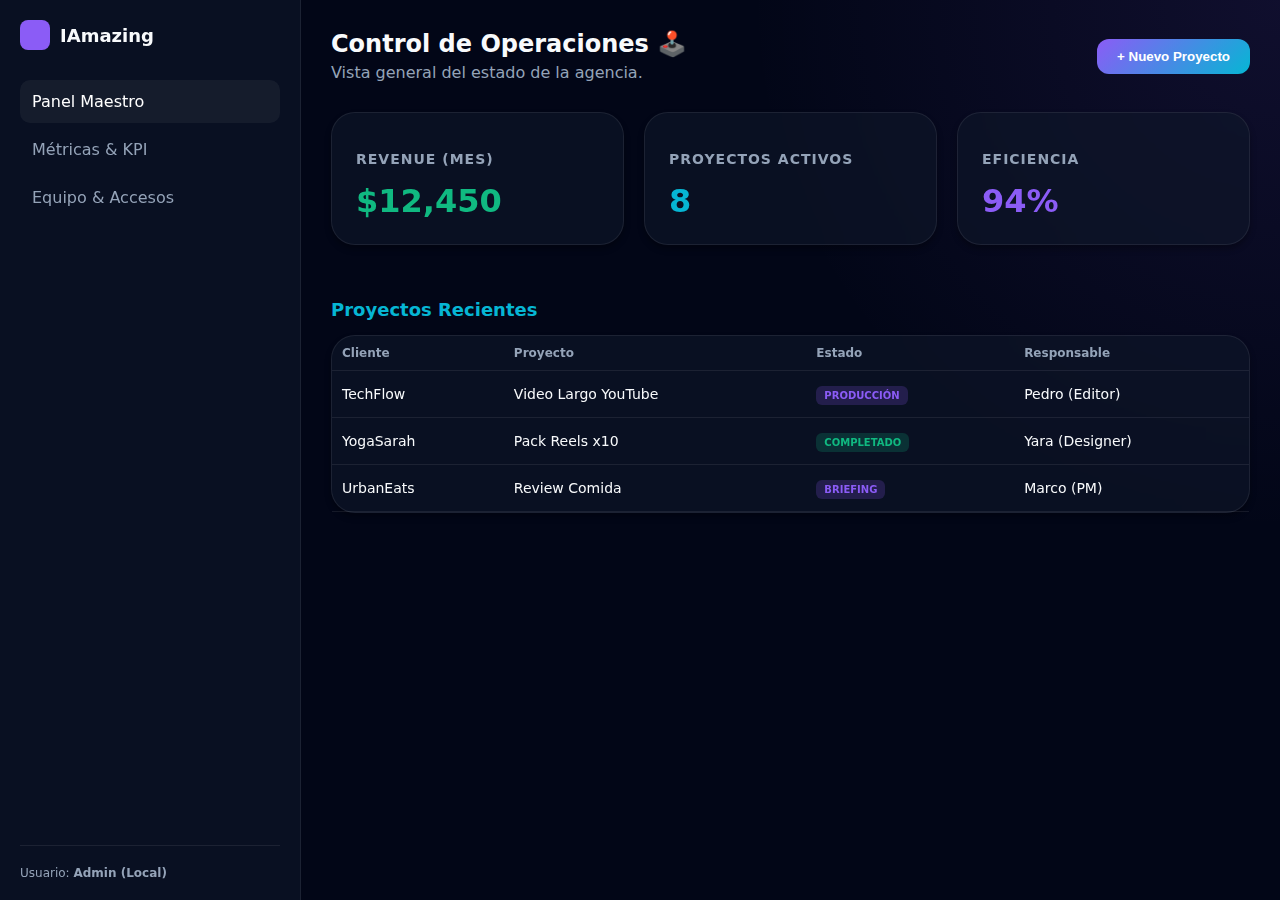
<file: dashboard_standalone.html>
<!DOCTYPE html>
<html lang="es">

<head>
    <meta charset="UTF-8">
    <meta name="viewport" content="width=device-width, initial-scale=1.0">
    <title>IAmazing Control (Standalone Mode)</title>
    <style>
        /* 🎨 INTERNAL CSS ENGINE (Zero Tailwind Dependency) */
        :root {
            --bg-dark: #020617;
            --bg-surface: rgba(15, 23, 42, 0.6);
            --accent-primary: #8b5cf6;
            --accent-cyan: #06b6d4;
            --accent-emerald: #10b981;
            --text-main: #f8fafc;
            --text-muted: #94a3b8;
            --border-light: rgba(255, 255, 255, 0.08);
            /* glass-border */
            --radius-xl: 40px;
        }

        body {
            margin: 0;
            padding: 0;
            font-family: system-ui, -apple-system, sans-serif;
            background-color: var(--bg-dark);
            color: var(--text-main);
            height: 100vh;
            display: flex;
            overflow: hidden;
        }

        /* Layout */
        .sidebar {
            width: 260px;
            background: var(--bg-surface);
            backdrop-filter: blur(16px);
            -webkit-backdrop-filter: blur(16px);
            border-right: 1px solid var(--border-light);
            display: flex;
            flex-direction: column;
            padding: 20px;
        }

        .main-content {
            flex: 1;
            overflow-y: auto;
            padding: 30px;
            background: radial-gradient(circle at top right, rgba(139, 92, 246, 0.1), transparent 40%);
        }

        /* Components */
        .card {
            background: var(--bg-surface);
            backdrop-filter: blur(16px);
            -webkit-backdrop-filter: blur(16px);
            border: 1px solid var(--border-light);
            border-radius: 24px;
            padding: 24px;
            margin-bottom: 24px;
            box-shadow: 0 4px 6px rgba(0, 0, 0, 0.3);
        }

        .btn {
            padding: 10px 20px;
            border-radius: 12px;
            border: none;
            cursor: pointer;
            font-weight: bold;
            transition: opacity 0.2s;
        }

        .btn-primary {
            background: linear-gradient(135deg, var(--accent-primary), var(--accent-cyan));
            color: white;
        }

        .btn-success {
            background: var(--accent-emerald);
            color: white;
        }

        .btn:hover {
            opacity: 0.9;
        }

        .nav-item {
            display: flex;
            align-items: center;
            padding: 12px;
            margin-bottom: 5px;
            color: var(--text-muted);
            text-decoration: none;
            border-radius: 10px;
            transition: background 0.2s;
        }

        .nav-item:hover,
        .nav-item.active {
            background: rgba(255, 255, 255, 0.05);
            color: white;
            font-weight: 500;
        }

        /* Typography */
        h1 {
            margin: 0 0 5px 0;
            font-size: 24px;
        }

        h2 {
            margin: 0 0 15px 0;
            font-size: 18px;
            color: var(--accent-cyan);
        }

        h3 {
            font-size: 14px;
            text-transform: uppercase;
            color: var(--text-muted);
            letter-spacing: 1px;
            margin-bottom: 15px;
        }

        p {
            margin: 0;
            color: var(--text-muted);
        }

        /* Tables & Lists */
        table {
            width: 100%;
            border-collapse: collapse;
        }

        th {
            text-align: left;
            padding: 10px;
            color: var(--text-muted);
            font-size: 12px;
            border-bottom: 1px solid var(--border-light);
        }

        td {
            padding: 15px 10px;
            border-bottom: 1px solid var(--border-light);
            font-size: 14px;
        }

        .badge {
            padding: 4px 8px;
            border-radius: 6px;
            font-size: 10px;
            font-weight: bold;
            text-transform: uppercase;
        }

        .badge-purple {
            background: rgba(139, 92, 246, 0.2);
            color: var(--accent-primary);
        }

        .badge-green {
            background: rgba(16, 185, 129, 0.2);
            color: var(--accent-emerald);
        }

        /* Hidden inputs */
        input {
            background: rgba(0, 0, 0, 0.3);
            border: 1px solid var(--border-light);
            color: white;
            padding: 8px;
            border-radius: 6px;
        }

        /* Grid */
        .grid-2 {
            display: grid;
            grid-template-columns: 1fr 1fr;
            gap: 20px;
        }

        .grid-4 {
            display: grid;
            grid-template-columns: repeat(auto-fit, minmax(200px, 1fr));
            gap: 20px;
        }

        /* Utility */
        .hidden {
            display: none !important;
        }

        .flex-between {
            display: flex;
            justify-content: space-between;
            align-items: center;
        }

        .text-big {
            font-size: 32px;
            font-weight: bold;
            color: white;
        }
    </style>
</head>

<body>

    <!-- SIDEBAR -->
    <aside class="sidebar">
        <div style="margin-bottom: 30px; display: flex; align-items: center; gap: 10px;">
            <div style="width: 30px; height: 30px; background: var(--accent-primary); border-radius: 8px;"></div>
            <span style="font-weight: bold; font-size: 18px;">IAmazing</span>
        </div>

        <nav>
            <a href="#" onclick="show('dashboard')" class="nav-item active" id="nav-dashboard">Panel Maestro</a>
            <a href="#" onclick="show('analytics')" class="nav-item" id="nav-analytics">Métricas & KPI</a>
            <a href="#" onclick="show('team')" class="nav-item" id="nav-team">Equipo & Accesos</a>
        </nav>

        <div style="margin-top: auto; padding-top: 20px; border-top: 1px solid var(--border-light);">
            <p style="font-size: 12px;">Usuario: <strong>Admin (Local)</strong></p>
        </div>
    </aside>

    <!-- CONTENT -->
    <main class="main-content">

        <!-- DASHBOARD VIEW -->
        <div id="view-dashboard">
            <header class="flex-between" style="margin-bottom: 30px;">
                <div>
                    <h1>Control de Operaciones 🕹️</h1>
                    <p>Vista general del estado de la agencia.</p>
                </div>
                <button class="btn btn-primary" onclick="alert('Funcionalidad Demo')">+ Nuevo Proyecto</button>
            </header>

            <div class="grid-4">
                <div class="card">
                    <h3>Revenue (Mes)</h3>
                    <div class="text-big" style="color: var(--accent-emerald);">$12,450</div>
                </div>
                <div class="card">
                    <h3>Proyectos Activos</h3>
                    <div class="text-big" style="color: var(--accent-cyan);">8</div>
                </div>
                <div class="card">
                    <h3>Eficiencia</h3>
                    <div class="text-big" style="color: var(--accent-primary);">94%</div>
                </div>
            </div>

            <h2 style="margin-top: 30px;">Proyectos Recientes</h2>
            <div class="card" style="padding: 0;">
                <table>
                    <thead>
                        <tr>
                            <th>Cliente</th>
                            <th>Proyecto</th>
                            <th>Estado</th>
                            <th>Responsable</th>
                        </tr>
                    </thead>
                    <tbody>
                        <tr>
                            <td>TechFlow</td>
                            <td>Video Largo YouTube</td>
                            <td><span class="badge badge-purple">Producción</span></td>
                            <td>Pedro (Editor)</td>
                        </tr>
                        <tr>
                            <td>YogaSarah</td>
                            <td>Pack Reels x10</td>
                            <td><span class="badge badge-green">Completado</span></td>
                            <td>Yara (Designer)</td>
                        </tr>
                        <tr>
                            <td>UrbanEats</td>
                            <td>Review Comida</td>
                            <td><span class="badge badge-purple">Briefing</span></td>
                            <td>Marco (PM)</td>
                        </tr>
                    </tbody>
                </table>
            </div>
        </div>

        <!-- ANALYTICS VIEW -->
        <div id="view-analytics" class="hidden">
            <header style="margin-bottom: 30px;">
                <h1>Analítica de Rendimiento 📊</h1>
                <p>Datos financieros simulados (Modo Offline).</p>
            </header>

            <div class="grid-2">
                <div class="card">
                    <h2>Progresión de Revenue</h2>
                    <div
                        style="height: 200px; display: flex; align-items: flex-end; justify-content: space-around; padding-bottom: 20px; border-bottom: 1px solid var(--border-light);">
                        <!-- SVG Bars Simulation -->
                        <div style="width: 30px; height: 40%; background: var(--accent-emerald); opacity: 0.5;"></div>
                        <div style="width: 30px; height: 60%; background: var(--accent-emerald); opacity: 0.7;"></div>
                        <div style="width: 30px; height: 50%; background: var(--accent-emerald); opacity: 0.6;"></div>
                        <div style="width: 30px; height: 90%; background: var(--accent-emerald);"></div>
                    </div>
                    <p style="text-align: center; margin-top: 10px; font-size: 12px;">Últimos 4 meses</p>
                </div>
                <div class="card">
                    <h3>Distribución por Cliente</h3>
                    <table style="margin-top: 10px;">
                        <tr>
                            <td style="border:none;">TechFlow Agency</td>
                            <td style="border:none; text-align: right;">$5,200</td>
                        </tr>
                        <tr>
                            <td style="border:none;">YogaWithSarah</td>
                            <td style="border:none; text-align: right;">$3,150</td>
                        </tr>
                        <tr>
                            <td style="border:none;">CryptoKing</td>
                            <td style="border:none; text-align: right;">$1,800</td>
                        </tr>
                    </table>
                </div>
            </div>
        </div>

        <!-- TEAM VIEW -->
        <div id="view-team" class="hidden">
            <header style="margin-bottom: 30px;">
                <h1>Gestión de Equipo 👥</h1>
                <p>Gestión de accesos y contraseñas.</p>
            </header>

            <div class="card">
                <table>
                    <thead>
                        <tr>
                            <th>Miembro</th>
                            <th>Rol</th>
                            <th>Contraseña Actual</th>
                            <th>Acción</th>
                        </tr>
                    </thead>
                    <tbody id="team-list">
                        <!-- JS Filling -->
                    </tbody>
                </table>
            </div>
        </div>

    </main>

    <script>
        // 🚀 ZERO-DEPENDENCY JAVASCRIPT

        // Data
        const TEAM = [
            { name: 'Marco', role: 'Project Manager', pass: '123123' },
            { name: 'Pedro', role: 'Editor Senior', pass: '123123' },
            { name: 'Yara', role: 'Designer', pass: '123123' },
            { name: 'Antigravity', role: 'AI Agent', pass: '123123' }
        ];

        function init() {
            // Render Team
            const list = document.getElementById('team-list');
            list.innerHTML = TEAM.map(m => `
                <tr>
                    <td><strong>${m.name}</strong></td>
                    <td><span class="badge badge-purple">${m.role}</span></td>
                    <td>
                        <input type="text" value="${m.pass}" onchange="alert('Contraseña actualizada en local')" style="width: 80px; text-align: center;">
                    </td>
                    <td><button class="btn btn-success" style="padding: 5px 10px; font-size: 12px;">Guardar</button></td>
                </tr>
            `).join('');

            console.log("Dashboard Standalone Loaded");
        }

        // Navigation Logic
        window.show = function (viewId) {
            // Hide all
            document.getElementById('view-dashboard').classList.add('hidden');
            document.getElementById('view-analytics').classList.add('hidden');
            document.getElementById('view-team').classList.add('hidden');

            // Show selected
            document.getElementById('view-' + viewId).classList.remove('hidden');

            // Update Nav
            document.querySelectorAll('.nav-item').forEach(el => el.classList.remove('active'));
            document.getElementById('nav-' + viewId).classList.add('active');
        }

        // Start
        init();
    </script>
</body>

</html>
</file>
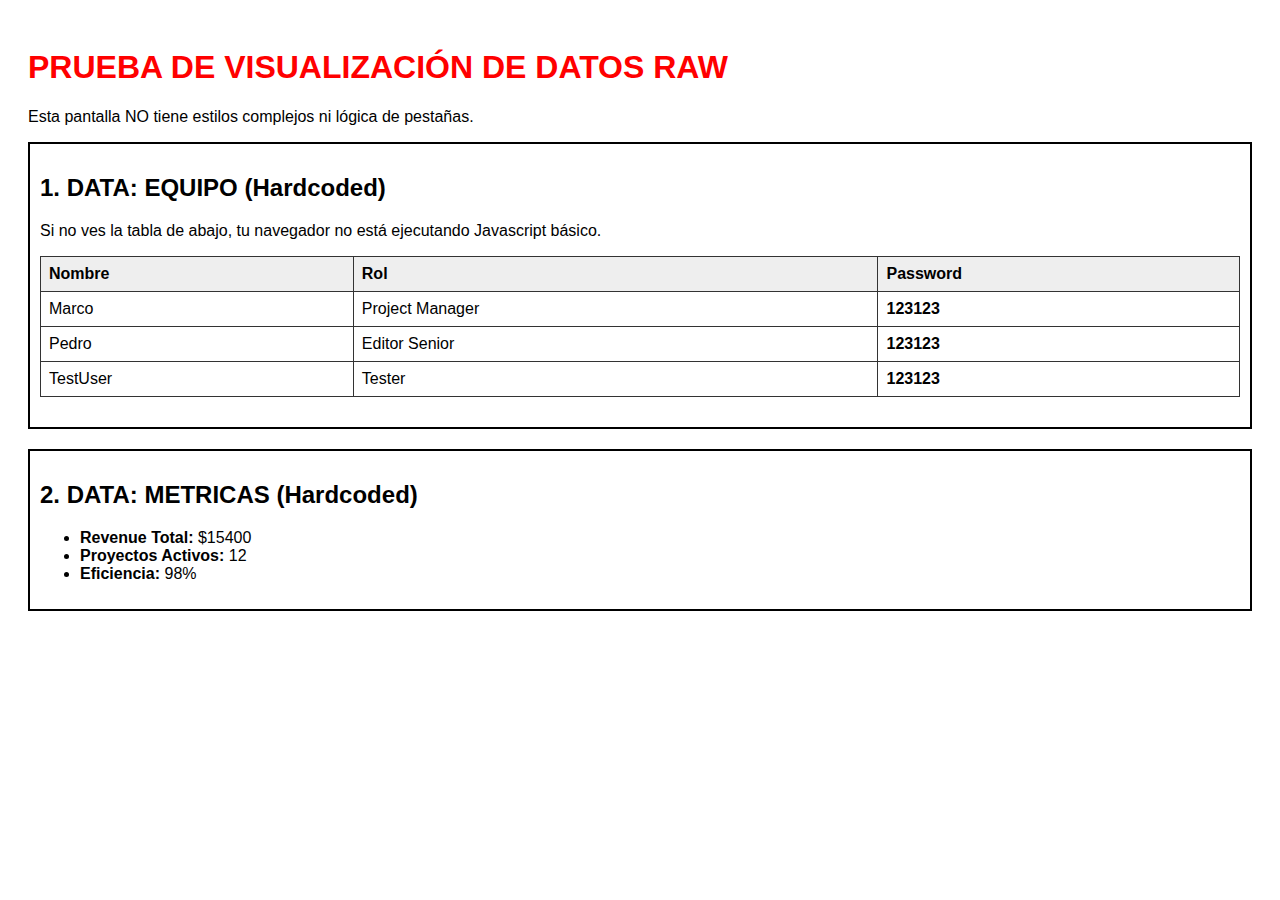
<file: simple_dashboard_test.html>
<!DOCTYPE html>
<html>

<head>
    <meta charset="UTF-8">
    <title>TEST BASICO - SOLO DATOS</title>
    <style>
        body {
            font-family: sans-serif;
            padding: 20px;
            background: white;
            color: black;
        }

        table {
            border-collapse: collapse;
            width: 100%;
            margin-bottom: 20px;
        }

        th,
        td {
            border: 1px solid #333;
            padding: 8px;
            text-align: left;
        }

        th {
            background: #eee;
        }

        .section {
            border: 2px solid black;
            padding: 10px;
            margin-bottom: 20px;
        }

        h1 {
            color: red;
        }
    </style>
</head>

<body>
    <h1>PRUEBA DE VISUALIZACIÓN DE DATOS RAW</h1>
    <p>Esta pantalla NO tiene estilos complejos ni lógica de pestañas.</p>

    <div class="section">
        <h2>1. DATA: EQUIPO (Hardcoded)</h2>
        <p>Si no ves la tabla de abajo, tu navegador no está ejecutando Javascript básico.</p>
        <table>
            <thead>
                <tr>
                    <th>Nombre</th>
                    <th>Rol</th>
                    <th>Password</th>
                </tr>
            </thead>
            <tbody id="table-team">
                <!-- Se llena con JS -->
            </tbody>
        </table>
    </div>

    <div class="section">
        <h2>2. DATA: METRICAS (Hardcoded)</h2>
        <div id="metrics-container">
            <!-- Se llena con JS -->
        </div>
    </div>

    <script>
        // DATOS "QUEMADOS" (Hardcoded) - NO dependen de internet ni de base de datos
        const TEAM_DATA = [
            { name: 'Marco', role: 'Project Manager', pass: '123123' },
            { name: 'Pedro', role: 'Editor Senior', pass: '123123' },
            { name: 'TestUser', role: 'Tester', pass: '123123' }
        ];

        const METRICS_DATA = {
            revenue: 15400,
            projects: 12,
            efficiency: "98%"
        };

        // Función simple de renderizado
        function render() {
            try {
                console.log("Iniciando render...");

                // 1. Render Equipo
                const tbody = document.getElementById('table-team');
                let html = "";
                TEAM_DATA.forEach(u => {
                    html += `<tr>
                        <td>${u.name}</td>
                        <td>${u.role}</td>
                        <td><strong>${u.pass}</strong></td>
                    </tr>`;
                });
                tbody.innerHTML = html;

                // 2. Render Métricas
                const mDiv = document.getElementById('metrics-container');
                mDiv.innerHTML = `
                    <ul>
                        <li><strong>Revenue Total:</strong> $${METRICS_DATA.revenue}</li>
                        <li><strong>Proyectos Activos:</strong> ${METRICS_DATA.projects}</li>
                        <li><strong>Eficiencia:</strong> ${METRICS_DATA.efficiency}</li>
                    </ul>
                `;

                console.log("Render completado.");
            } catch (e) {
                alert("ERROR CRITICO EN JS: " + e.message);
            }
        }

        // Ejecutar inmediatamente
        render();
    </script>
</body>

</html>
</file>
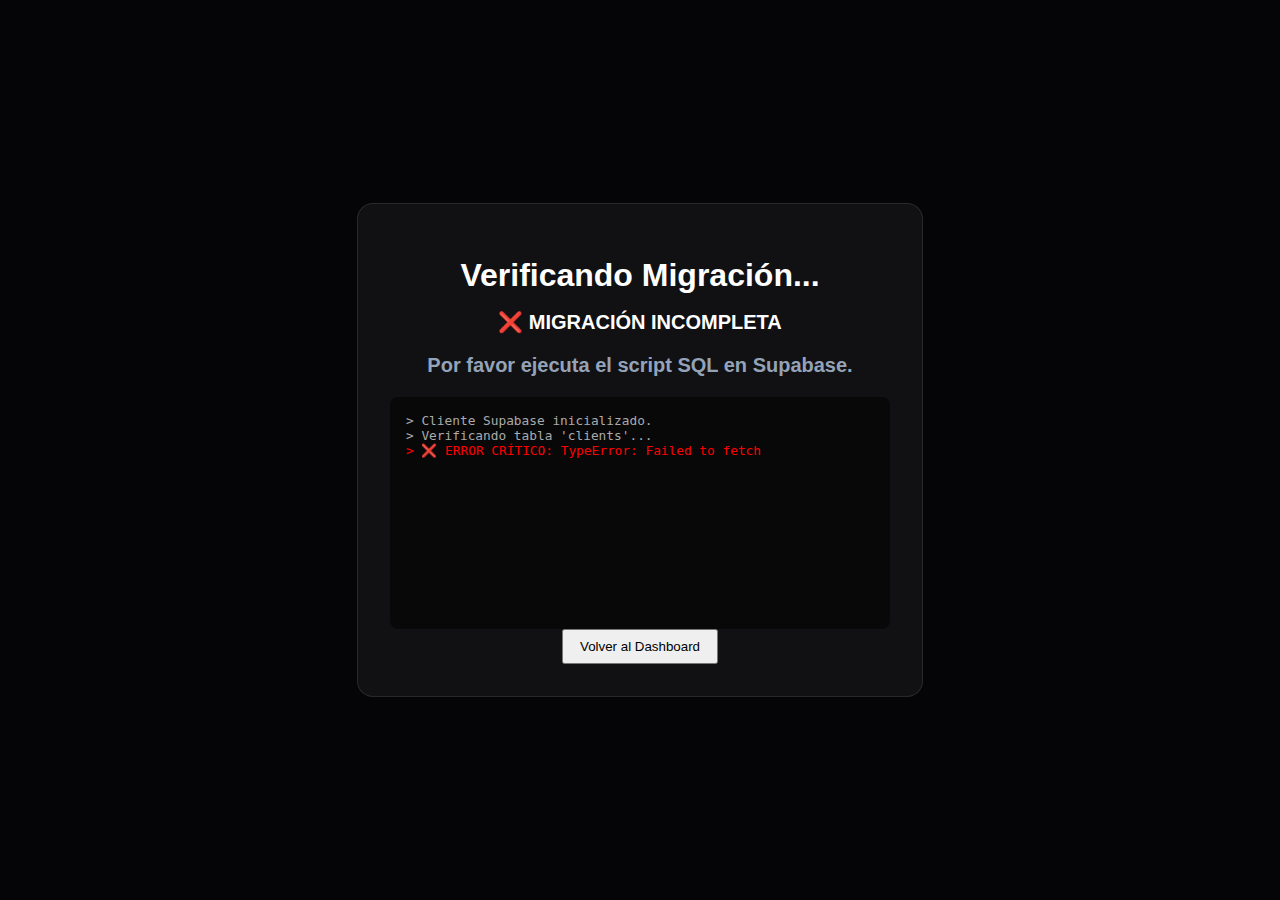
<file: test_migration.html>
<!DOCTYPE html>
<html lang="es">

<head>
    <meta charset="UTF-8">
    <title>IAmazing | Verificación de Migración SOTA</title>
    <!-- Usamos los mismos assets locales que index.html -->
    <link rel="stylesheet" href="assets/css/tailwind_shim.css">
    <script src="assets/libs/supabase.js"></script>
    <script src="assets/libs/lucide.js"></script>
    <style>
        body {
            background-color: #050507;
            color: white;
            font-family: sans-serif;
            display: flex;
            justify-content: center;
            align-items: center;
            height: 100vh;
            margin: 0;
        }

        .card {
            background: rgba(255, 255, 255, 0.05);
            border: 1px solid rgba(255, 255, 255, 0.1);
            padding: 2rem;
            border-radius: 1rem;
            width: 500px;
            text-align: center;
        }

        .status {
            margin-top: 1rem;
            font-size: 1.25rem;
            font-weight: bold;
        }

        .log {
            text-align: left;
            background: rgba(0, 0, 0, 0.5);
            padding: 1rem;
            border-radius: 0.5rem;
            font-family: monospace;
            font-size: 0.8rem;
            height: 200px;
            overflow-y: auto;
            margin-top: 1rem;
            color: #aaa;
        }
    </style>
</head>

<body>
    <div class="card">
        <h1 class="text-2xl font-bold mb-4">Verificando Migración...</h1>
        <div id="loader" class="animate-pulse text-violet-400">Conectando a base de datos...</div>
        <div id="status" class="status"></div>
        <div id="log" class="log"></div>
        <button onclick="location.href='index.html'"
            class="mt-4 px-4 py-2 bg-white/10 hover:bg-white/20 rounded-lg text-sm hidden" id="btn-back">Volver al
            Dashboard</button>
    </div>

    <script>
        // CONFIGURACIÓN INYECTADA
        const SUPABASE_URL = "https://crisfmzsxqonuxkbguur.supabase.co";
        const SUPABASE_KEY = "eyJhbGciOiJIUzI1NiIsInR5cCI6IkpXVCJ9.eyJpc3MiOiJzdXBhYmFzZSIsInJlZiI6ImNyaXNmbXpzeHFvbnV4a2JndXVyIiwicm9sZSI6ImFub24iLCJpYXQiOjE3Njk4MjIxMjEsImV4cCI6MjA4NTM5ODEyMX0.Doe3FWroDTMoISY-ZnVOcPwUPk7ZzEeYaIiJhDjbQko";

        const logDiv = document.getElementById('log');
        const statusDiv = document.getElementById('status');
        const loader = document.getElementById('loader');

        function log(msg, type = 'info') {
            const colors = { error: 'red', success: '#4ade80', info: '#aaa' };
            logDiv.innerHTML += `<div style="color:${colors[type]}">> ${msg}</div>`;
            logDiv.scrollTop = logDiv.scrollHeight;
        }

        async function verify() {
            try {
                if (!supabase) throw new Error("No se cargó la librería de Supabase.");
                const sb = supabase.createClient(SUPABASE_URL, SUPABASE_KEY);
                log("Cliente Supabase inicializado.");

                // 1. Verificar Tabla CLIENTS (Nuevas Columnas)
                log("Verificando tabla 'clients'...");
                const { data: clients, error: errClients } = await sb.from('clients').select('billing_model').limit(1);

                if (errClients) {
                    // Si el error es sobre columna inexistente, falló la migración
                    if (errClients.message.includes('column') || errClients.code === '42703') {
                        throw new Error("Faltan columnas en 'clients'. Ejecuta el SQL.");
                    }
                    throw errClients;
                }
                log("✅ Tabla 'clients' tiene estructura correcta.", 'success');

                // 2. Verificar Tabla DELIVERIES
                log("Verificando tabla 'deliveries' y cálculo automático...");

                // Buscar cliente para insertar (o crear mock)
                let clientId = null;
                if (clients.length > 0) {
                    clientId = clients[0].id; // Esto fallará si clients[0] no tiene id en el select anterior, oh wait el select solo pidió billing_model
                    // Mejor pedimos ID también
                    const { data: c2 } = await sb.from('clients').select('id').limit(1);
                    if (c2.length) clientId = c2[0].id;
                }

                if (!clientId) {
                    log("Creando cliente temporal de prueba...");
                    const { data: newC, error: errNewC } = await sb.from('clients').insert([{ name: 'Test SOTA', whatsapp: '000' }]).select();
                    if (errNewC) throw errNewC;
                    clientId = newC[0].id;
                }

                // Insertar Entrega
                const testData = {
                    client_id: clientId,
                    name: "Test Automático SOTA",
                    billing_type: 'per_minute',
                    duration_minutes: 10,
                    rate_applied: 5,
                    status: 'briefing'
                };

                log("Insertando entrega de prueba (10min * $5)...");
                const { data: deliv, error: errDeliv } = await sb.from('deliveries').insert([testData]).select();

                if (errDeliv) {
                    log("❌ Error insertando: " + errDeliv.message, 'error');
                    if (errDeliv.message.includes('relation "deliveries" does not exist')) {
                        throw new Error("La tabla 'deliveries' NO EXISTE. Ejecuta el SQL.");
                    }
                    throw errDeliv;
                }

                // Verificar Cálculo Base
                const total = parseFloat(deliv[0].total_price);
                log(`Total calculado por DB: $${total}`);

                if (total === 50) {
                    log("✅ CÁLCULO PRECIO BASE (50): OK", 'success');
                } else {
                    throw new Error(`Precio Base Incorrecto. Esperaba 50, recibió ${total}`);
                }

                // Verificar REPARTO FINANCIERO (SOTA)
                log("--- Verificando Reparto (SOTA) ---");
                const feeAgency = parseFloat(deliv[0].fee_agency);
                const subTotal = parseFloat(deliv[0].amount_net_sub);
                const payProd = parseFloat(deliv[0].pay_producer);
                const feeRnd = parseFloat(deliv[0].fee_rnd);

                // Esperado:
                // Agency: 20% of 50 = 10
                // Sub: 80% of 50 = 40
                // Producer: 52% of 50 (o 65% de 40) = 26
                // R&D: 8% of 50 = 4

                log(`Agency (20%): $${feeAgency} (Esp: 10)`);
                log(`Subtotal (80%): $${subTotal} (Esp: 40)`);
                log(`Producer (65% del Sub): $${payProd} (Esp: 26)`);

                if (feeAgency === 10 && subTotal === 40 && payProd === 26 && feeRnd === 4) {
                    log("✅ LÓGICA FINANCIERA OK: Todo cuadra.", 'success');
                    statusDiv.innerHTML = '<span class="text-emerald-400">✅ MODELO DE NEGOCIO VERIFICADO</span>';
                    statusDiv.innerHTML += '<p class="text-xs text-white mt-2">La distribución de dinero es 100% exacta.</p>';
                    statusDiv.className = "text-center text-xl font-bold mt-4 animate-bounce";
                } else {
                    log(`❌ ERROR FINANCIERO: Revisa las fórmulas.`, 'error');
                    statusDiv.innerHTML = '<span class="text-amber-400">⚠️ DATOS INCORRECTOS</span>';
                }


                // Limpieza
                await sb.from('deliveries').delete().eq('id', deliv[0].id);
                log("Datos de prueba limpiados.");

            } catch (e) {
                console.error(e);
                log("❌ ERROR CRÍTICO: " + e.message, 'error');
                statusDiv.innerHTML = '<span class="text-red-500">❌ MIGRACIÓN INCOMPLETA</span>';
                statusDiv.innerHTML += '<p class="text-xs text-slate-400 mt-2">Por favor ejecuta el script SQL en Supabase.</p>';
            } finally {
                loader.classList.add('hidden');
                document.getElementById('btn-back').classList.remove('hidden');
            }
        }

        verify();
    </script>
</body>

</html>
</file>
